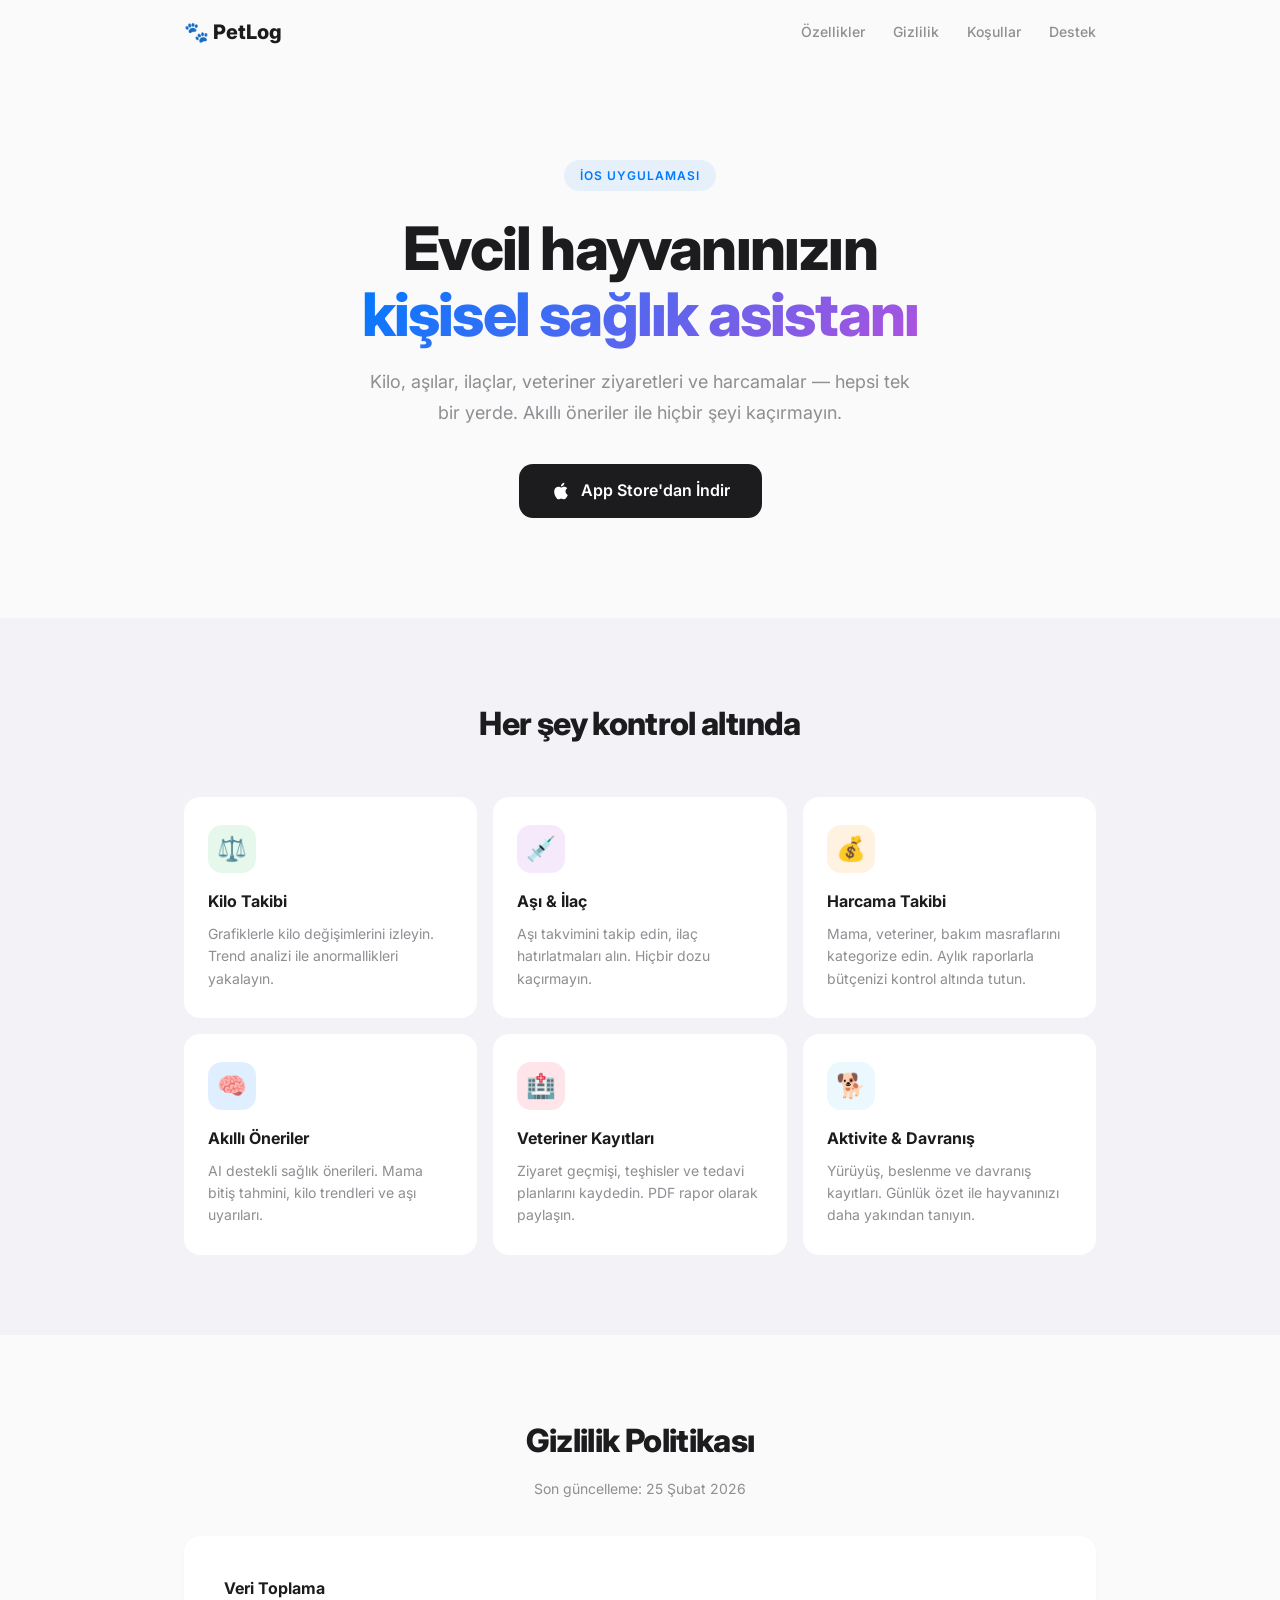
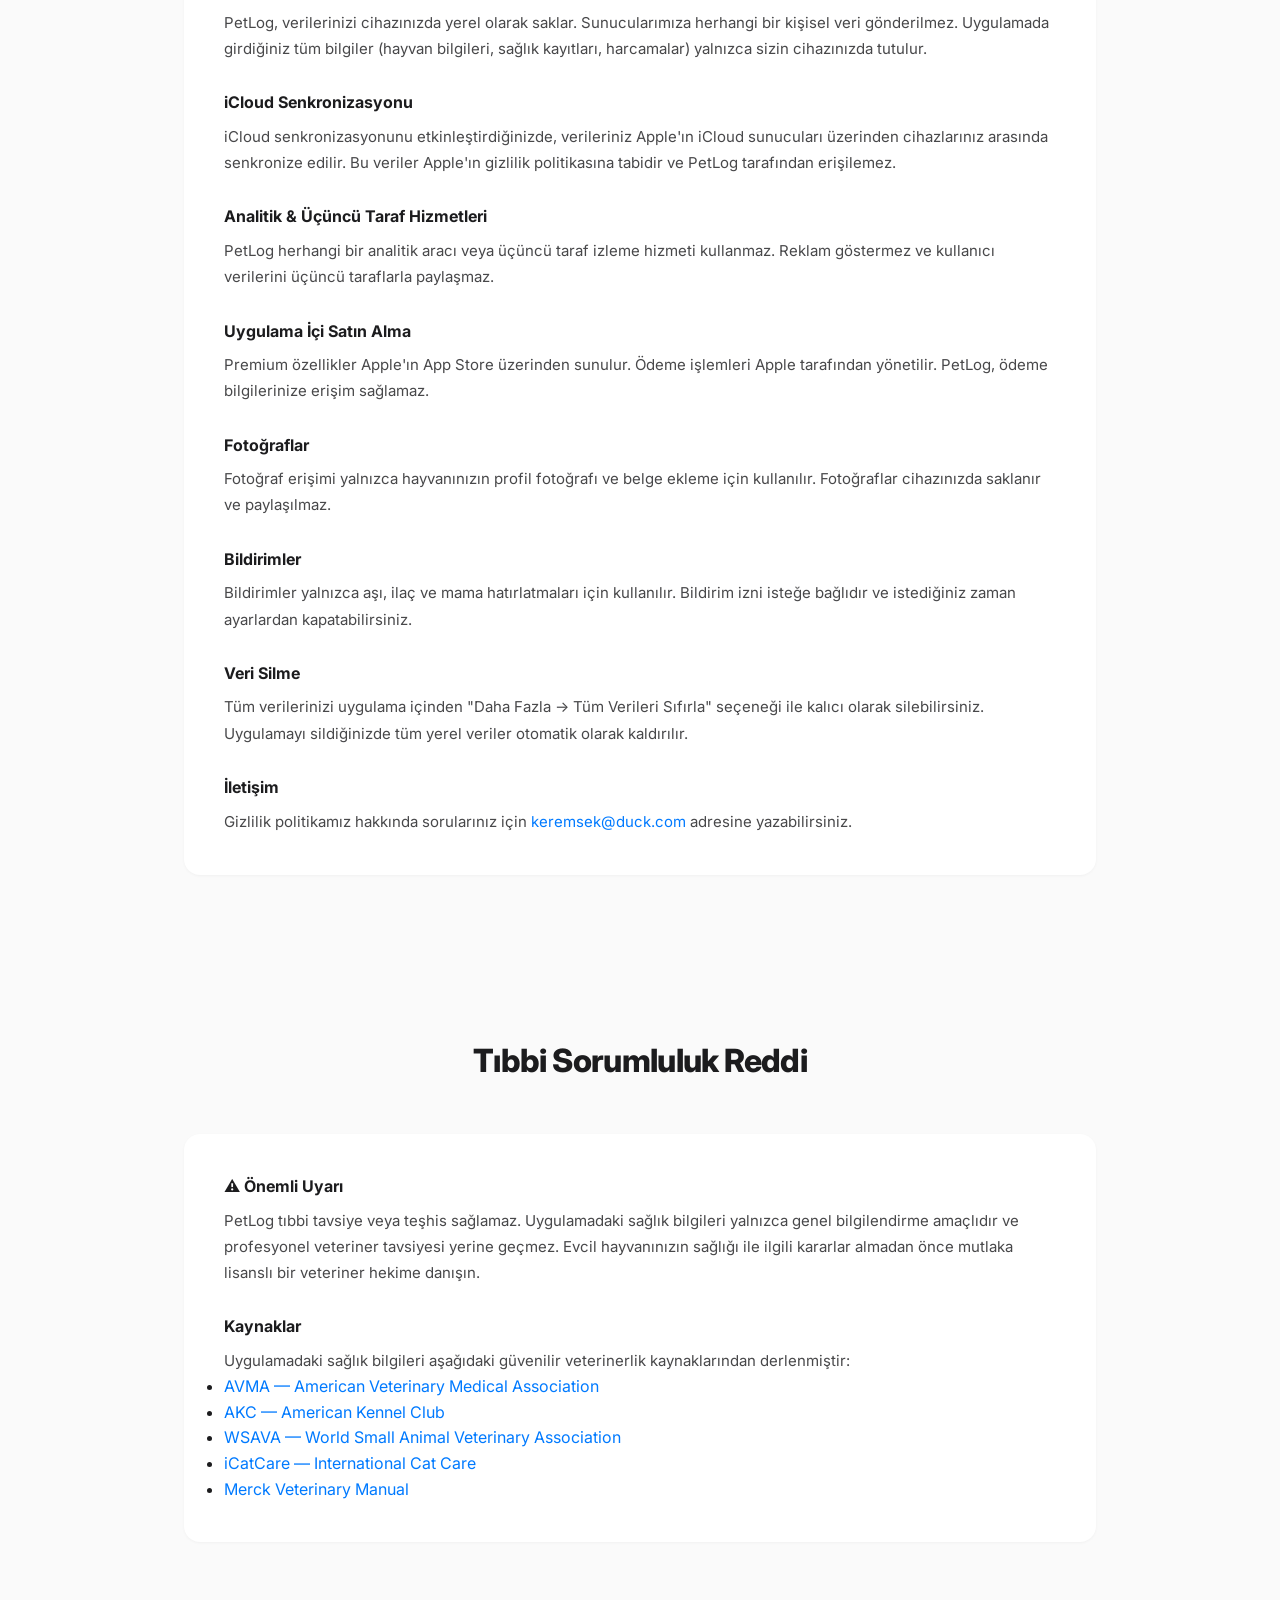
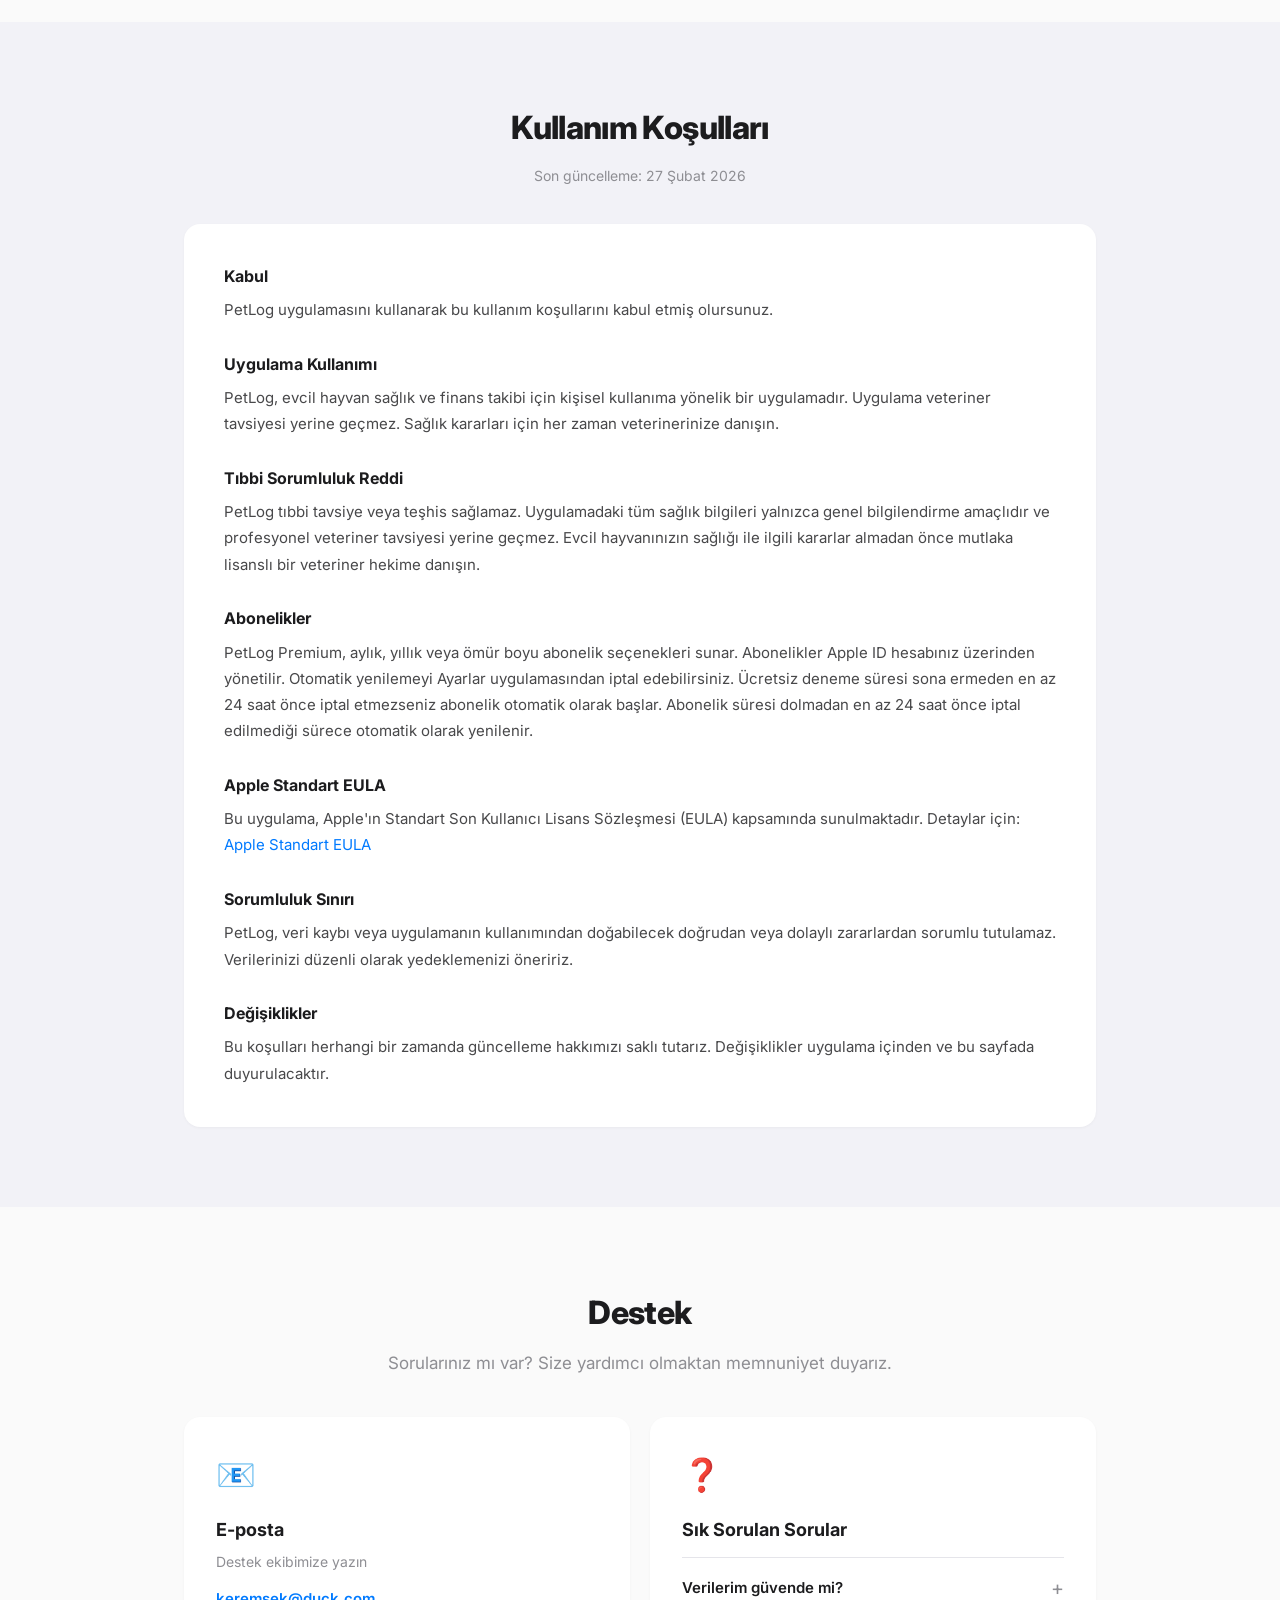
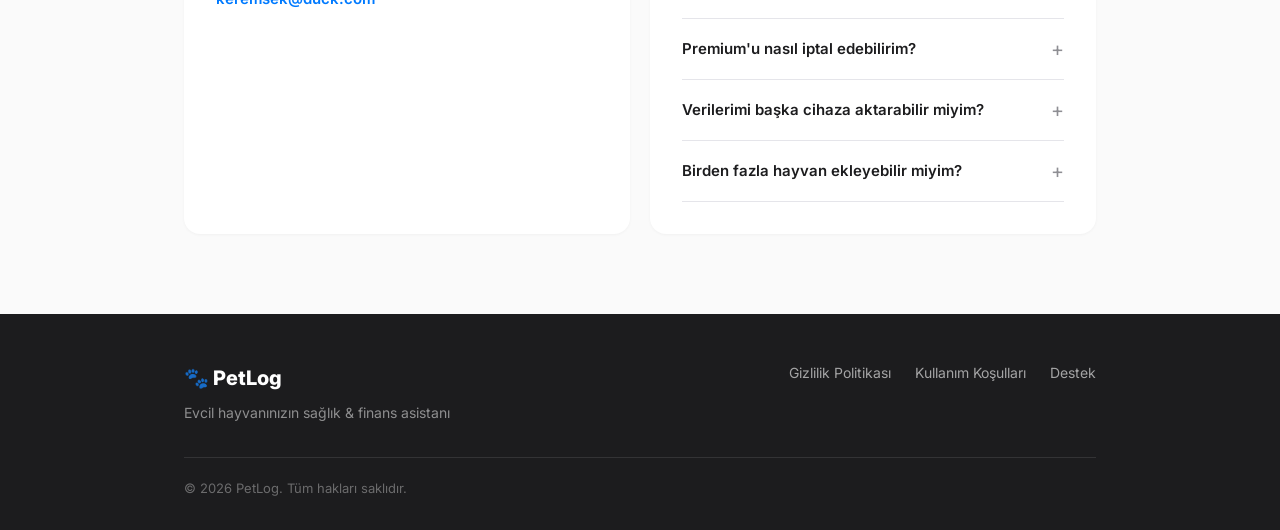
<file: docs/index.html>
<!DOCTYPE html>
<html lang="tr">

<head>
    <meta charset="UTF-8">
    <meta name="viewport" content="width=device-width, initial-scale=1.0">
    <title>PetLog — Evcil Hayvan Sağlık & Finans Takibi</title>
    <meta name="description"
        content="PetLog ile evcil hayvanınızın sağlığını, aşılarını, ilaçlarını ve harcamalarını tek yerden takip edin.">
    <link rel="preconnect" href="https://fonts.googleapis.com">
    <link rel="preconnect" href="https://fonts.gstatic.com" crossorigin>
    <link href="https://fonts.googleapis.com/css2?family=Inter:wght@400;500;600;700;800&display=swap" rel="stylesheet">
    <link rel="stylesheet" href="style.css">
    <link rel="icon"
        href="data:image/svg+xml,<svg xmlns='http://www.w3.org/2000/svg' viewBox='0 0 100 100'><text y='.9em' font-size='90'>🐾</text></svg>">
</head>

<body>
    <!-- Navigation -->
    <nav class="navbar">
        <div class="container nav-container">
            <a href="#" class="logo">🐾 PetLog</a>
            <div class="nav-links">
                <a href="#features">Özellikler</a>
                <a href="#privacy">Gizlilik</a>
                <a href="#terms">Koşullar</a>
                <a href="#support">Destek</a>
            </div>
        </div>
    </nav>

    <!-- Hero -->
    <section class="hero">
        <div class="container">
            <div class="hero-badge">iOS Uygulaması</div>
            <h1>Evcil hayvanınızın<br><span class="gradient-text">kişisel sağlık asistanı</span></h1>
            <p class="hero-subtitle">Kilo, aşılar, ilaçlar, veteriner ziyaretleri ve harcamalar — hepsi tek bir yerde.
                Akıllı öneriler ile hiçbir şeyi kaçırmayın.</p>
            <a href="#" class="btn-primary">
                <svg width="20" height="20" viewBox="0 0 24 24" fill="currentColor">
                    <path
                        d="M18.71 19.5c-.83 1.24-1.71 2.45-3.05 2.47-1.34.03-1.77-.79-3.29-.79-1.53 0-2 .77-3.27.82-1.31.05-2.3-1.32-3.14-2.53C4.25 17 2.94 12.45 4.7 9.39c.87-1.52 2.43-2.48 4.12-2.51 1.28-.02 2.5.87 3.29.87.78 0 2.26-1.07 3.8-.91.65.03 2.47.26 3.64 1.98-.09.06-2.17 1.28-2.15 3.81.03 3.02 2.65 4.03 2.68 4.04-.03.07-.42 1.44-1.38 2.83M13 3.5c.73-.83 1.94-1.46 2.94-1.5.13 1.17-.34 2.35-1.04 3.19-.69.85-1.83 1.51-2.95 1.42-.15-1.15.41-2.35 1.05-3.11z" />
                </svg>
                App Store'dan İndir
            </a>
        </div>
    </section>

    <!-- Features -->
    <section id="features" class="features">
        <div class="container">
            <h2>Her şey kontrol altında</h2>
            <div class="features-grid">
                <div class="feature-card">
                    <div class="feature-icon" style="background: rgba(52,199,89,0.12); color: #34C759">⚖️</div>
                    <h3>Kilo Takibi</h3>
                    <p>Grafiklerle kilo değişimlerini izleyin. Trend analizi ile anormallikleri yakalayın.</p>
                </div>
                <div class="feature-card">
                    <div class="feature-icon" style="background: rgba(175,82,222,0.12); color: #AF52DE">💉</div>
                    <h3>Aşı & İlaç</h3>
                    <p>Aşı takvimini takip edin, ilaç hatırlatmaları alın. Hiçbir dozu kaçırmayın.</p>
                </div>
                <div class="feature-card">
                    <div class="feature-icon" style="background: rgba(255,149,0,0.12); color: #FF9500">💰</div>
                    <h3>Harcama Takibi</h3>
                    <p>Mama, veteriner, bakım masraflarını kategorize edin. Aylık raporlarla bütçenizi kontrol altında
                        tutun.</p>
                </div>
                <div class="feature-card">
                    <div class="feature-icon" style="background: rgba(0,122,255,0.12); color: #007AFF">🧠</div>
                    <h3>Akıllı Öneriler</h3>
                    <p>AI destekli sağlık önerileri. Mama bitiş tahmini, kilo trendleri ve aşı uyarıları.</p>
                </div>
                <div class="feature-card">
                    <div class="feature-icon" style="background: rgba(255,45,85,0.12); color: #FF2D55">🏥</div>
                    <h3>Veteriner Kayıtları</h3>
                    <p>Ziyaret geçmişi, teşhisler ve tedavi planlarını kaydedin. PDF rapor olarak paylaşın.</p>
                </div>
                <div class="feature-card">
                    <div class="feature-icon" style="background: rgba(90,200,250,0.12); color: #5AC8FA">🐕</div>
                    <h3>Aktivite & Davranış</h3>
                    <p>Yürüyüş, beslenme ve davranış kayıtları. Günlük özet ile hayvanınızı daha yakından tanıyın.</p>
                </div>
            </div>
        </div>
    </section>

    <!-- Privacy Policy -->
    <section id="privacy" class="legal-section">
        <div class="container">
            <h2>Gizlilik Politikası</h2>
            <p class="legal-updated">Son güncelleme: 25 Şubat 2026</p>
            <div class="legal-content">
                <h3>Veri Toplama</h3>
                <p>PetLog, verilerinizi cihazınızda yerel olarak saklar. Sunucularımıza herhangi bir kişisel veri
                    gönderilmez. Uygulamada girdiğiniz tüm bilgiler (hayvan bilgileri, sağlık kayıtları, harcamalar)
                    yalnızca sizin cihazınızda tutulur.</p>

                <h3>iCloud Senkronizasyonu</h3>
                <p>iCloud senkronizasyonunu etkinleştirdiğinizde, verileriniz Apple'ın iCloud sunucuları üzerinden
                    cihazlarınız arasında senkronize edilir. Bu veriler Apple'ın gizlilik politikasına tabidir ve PetLog
                    tarafından erişilemez.</p>

                <h3>Analitik & Üçüncü Taraf Hizmetleri</h3>
                <p>PetLog herhangi bir analitik aracı veya üçüncü taraf izleme hizmeti kullanmaz. Reklam göstermez ve
                    kullanıcı verilerini üçüncü taraflarla paylaşmaz.</p>

                <h3>Uygulama İçi Satın Alma</h3>
                <p>Premium özellikler Apple'ın App Store üzerinden sunulur. Ödeme işlemleri Apple tarafından yönetilir.
                    PetLog, ödeme bilgilerinize erişim sağlamaz.</p>

                <h3>Fotoğraflar</h3>
                <p>Fotoğraf erişimi yalnızca hayvanınızın profil fotoğrafı ve belge ekleme için kullanılır. Fotoğraflar
                    cihazınızda saklanır ve paylaşılmaz.</p>

                <h3>Bildirimler</h3>
                <p>Bildirimler yalnızca aşı, ilaç ve mama hatırlatmaları için kullanılır. Bildirim izni isteğe bağlıdır
                    ve istediğiniz zaman ayarlardan kapatabilirsiniz.</p>

                <h3>Veri Silme</h3>
                <p>Tüm verilerinizi uygulama içinden "Daha Fazla → Tüm Verileri Sıfırla" seçeneği ile kalıcı olarak
                    silebilirsiniz. Uygulamayı sildiğinizde tüm yerel veriler otomatik olarak kaldırılır.</p>

                <h3>İletişim</h3>
                <p>Gizlilik politikamız hakkında sorularınız için <a
                        href="mailto:keremsek@duck.com">keremsek@duck.com</a> adresine yazabilirsiniz.</p>
            </div>
        </div>
    </section>

    <!-- Medical Disclaimer -->
    <section id="disclaimer" class="legal-section">
        <div class="container">
            <h2>Tıbbi Sorumluluk Reddi</h2>
            <div class="legal-content">
                <h3>⚠️ Önemli Uyarı</h3>
                <p>PetLog tıbbi tavsiye veya teşhis sağlamaz. Uygulamadaki sağlık bilgileri yalnızca genel
                    bilgilendirme amaçlıdır ve profesyonel veteriner tavsiyesi yerine geçmez. Evcil hayvanınızın
                    sağlığı ile ilgili kararlar almadan önce mutlaka lisanslı bir veteriner hekime danışın.</p>

                <h3>Kaynaklar</h3>
                <p>Uygulamadaki sağlık bilgileri aşağıdaki güvenilir veterinerlik kaynaklarından derlenmiştir:</p>
                <ul>
                    <li><a href="https://www.avma.org/resources-tools/pet-owners" target="_blank">AVMA — American
                            Veterinary Medical Association</a></li>
                    <li><a href="https://www.akc.org/dog-breeds/" target="_blank">AKC — American Kennel Club</a></li>
                    <li><a href="https://www.wsava.org/guidelines/global-guidelines" target="_blank">WSAVA — World Small
                            Animal Veterinary Association</a></li>
                    <li><a href="https://icatcare.org/advice/" target="_blank">iCatCare — International Cat Care</a>
                    </li>
                    <li><a href="https://www.merckvetmanual.com/" target="_blank">Merck Veterinary Manual</a></li>
                </ul>
            </div>
        </div>
    </section>

    <!-- Terms of Use -->
    <section id="terms" class="legal-section alt-bg">
        <div class="container">
            <h2>Kullanım Koşulları</h2>
            <p class="legal-updated">Son güncelleme: 27 Şubat 2026</p>
            <div class="legal-content">
                <h3>Kabul</h3>
                <p>PetLog uygulamasını kullanarak bu kullanım koşullarını kabul etmiş olursunuz.</p>

                <h3>Uygulama Kullanımı</h3>
                <p>PetLog, evcil hayvan sağlık ve finans takibi için kişisel kullanıma yönelik bir uygulamadır. Uygulama
                    veteriner tavsiyesi yerine geçmez. Sağlık kararları için her zaman veterinerinize danışın.</p>

                <h3>Tıbbi Sorumluluk Reddi</h3>
                <p>PetLog tıbbi tavsiye veya teşhis sağlamaz. Uygulamadaki tüm sağlık bilgileri yalnızca genel
                    bilgilendirme amaçlıdır ve profesyonel veteriner tavsiyesi yerine geçmez. Evcil hayvanınızın sağlığı
                    ile ilgili kararlar almadan önce mutlaka lisanslı bir veteriner hekime danışın.</p>

                <h3>Abonelikler</h3>
                <p>PetLog Premium, aylık, yıllık veya ömür boyu abonelik seçenekleri sunar. Abonelikler Apple ID
                    hesabınız üzerinden yönetilir. Otomatik yenilemeyi Ayarlar uygulamasından iptal edebilirsiniz.
                    Ücretsiz deneme süresi sona ermeden en az 24 saat önce iptal etmezseniz abonelik otomatik olarak
                    başlar. Abonelik süresi dolmadan en az 24 saat önce iptal edilmediği sürece otomatik olarak
                    yenilenir.</p>

                <h3>Apple Standart EULA</h3>
                <p>Bu uygulama, Apple'ın Standart Son Kullanıcı Lisans Sözleşmesi (EULA) kapsamında sunulmaktadır.
                    Detaylar için: <a href="https://www.apple.com/legal/internet-services/itunes/dev/stdeula/"
                        target="_blank">Apple Standart EULA</a></p>

                <h3>Sorumluluk Sınırı</h3>
                <p>PetLog, veri kaybı veya uygulamanın kullanımından doğabilecek doğrudan veya dolaylı zararlardan
                    sorumlu tutulamaz. Verilerinizi düzenli olarak yedeklemenizi öneririz.</p>

                <h3>Değişiklikler</h3>
                <p>Bu koşulları herhangi bir zamanda güncelleme hakkımızı saklı tutarız. Değişiklikler uygulama içinden
                    ve bu sayfada duyurulacaktır.</p>
            </div>
        </div>
    </section>

    <!-- Support -->
    <section id="support" class="support-section">
        <div class="container">
            <h2>Destek</h2>
            <p class="support-subtitle">Sorularınız mı var? Size yardımcı olmaktan memnuniyet duyarız.</p>
            <div class="support-grid">
                <div class="support-card">
                    <div class="support-icon">📧</div>
                    <h3>E-posta</h3>
                    <p>Destek ekibimize yazın</p>
                    <a href="mailto:keremsek@duck.com" class="support-link">keremsek@duck.com</a>
                </div>
                <div class="support-card">
                    <div class="support-icon">❓</div>
                    <h3>Sık Sorulan Sorular</h3>
                    <div class="faq-list">
                        <details>
                            <summary>Verilerim güvende mi?</summary>
                            <p>Evet. Tüm verileriniz cihazınızda yerel olarak saklanır. Sunucularımıza herhangi bir veri
                                gönderilmez.</p>
                        </details>
                        <details>
                            <summary>Premium'u nasıl iptal edebilirim?</summary>
                            <p>Ayarlar → Apple ID → Abonelikler yolunu izleyerek aboneliğinizi yönetebilirsiniz.</p>
                        </details>
                        <details>
                            <summary>Verilerimi başka cihaza aktarabilir miyim?</summary>
                            <p>iCloud senkronizasyonunu etkinleştirerek verilerinizi tüm Apple cihazlarınızda
                                kullanabilirsiniz. Ayrıca JSON formatında dışa aktarım yapabilirsiniz.</p>
                        </details>
                        <details>
                            <summary>Birden fazla hayvan ekleyebilir miyim?</summary>
                            <p>Premium abonelik ile sınırsız hayvan ekleyebilirsiniz. Ücretsiz planda 1 hayvan
                                desteklenmektedir.</p>
                        </details>
                    </div>
                </div>
            </div>
        </div>
    </section>

    <!-- Footer -->
    <footer class="footer">
        <div class="container">
            <div class="footer-content">
                <div class="footer-brand">
                    <span class="logo">🐾 PetLog</span>
                    <p>Evcil hayvanınızın sağlık & finans asistanı</p>
                </div>
                <div class="footer-links">
                    <a href="#privacy">Gizlilik Politikası</a>
                    <a href="#terms">Kullanım Koşulları</a>
                    <a href="#support">Destek</a>
                </div>
            </div>
            <div class="footer-bottom">
                <p>© 2026 PetLog. Tüm hakları saklıdır.</p>
            </div>
        </div>
    </footer>

    <script>
        // Smooth scroll
        document.querySelectorAll('a[href^="#"]').forEach(anchor => {
            anchor.addEventListener('click', function (e) {
                e.preventDefault();
                const target = document.querySelector(this.getAttribute('href'));
                if (target) {
                    target.scrollIntoView({ behavior: 'smooth', block: 'start' });
                }
            });
        });

        // Navbar scroll effect
        window.addEventListener('scroll', () => {
            const nav = document.querySelector('.navbar');
            nav.classList.toggle('scrolled', window.scrollY > 20);
        });
    </script>
</body>

</html>
</file>
<file: docs/style.css>
/* ============================================
   PetLog Website — Style
   ============================================ */

:root {
    --blue: #007AFF;
    --blue-dark: #0055D4;
    --bg: #FAFAFA;
    --bg-alt: #F2F2F7;
    --text: #1C1C1E;
    --text-secondary: #8E8E93;
    --border: #E5E5EA;
    --card-bg: #FFFFFF;
    --radius: 16px;
    --radius-sm: 12px;
}

* {
    margin: 0;
    padding: 0;
    box-sizing: border-box;
}

html {
    scroll-behavior: smooth;
    scroll-padding-top: 80px;
}

body {
    font-family: 'Inter', -apple-system, BlinkMacSystemFont, sans-serif;
    background: var(--bg);
    color: var(--text);
    line-height: 1.6;
    -webkit-font-smoothing: antialiased;
}

.container {
    max-width: 960px;
    margin: 0 auto;
    padding: 0 24px;
}

/* ============================================
   Navigation
   ============================================ */

.navbar {
    position: fixed;
    top: 0;
    left: 0;
    right: 0;
    z-index: 100;
    padding: 16px 0;
    transition: all 0.3s ease;
    background: rgba(250, 250, 250, 0.8);
    backdrop-filter: blur(20px);
    -webkit-backdrop-filter: blur(20px);
}

.navbar.scrolled {
    padding: 12px 0;
    box-shadow: 0 1px 0 var(--border);
}

.nav-container {
    display: flex;
    align-items: center;
    justify-content: space-between;
}

.logo {
    font-size: 1.25rem;
    font-weight: 800;
    color: var(--text);
    text-decoration: none;
}

.nav-links {
    display: flex;
    gap: 28px;
}

.nav-links a {
    font-size: 0.875rem;
    font-weight: 500;
    color: var(--text-secondary);
    text-decoration: none;
    transition: color 0.2s;
}

.nav-links a:hover {
    color: var(--blue);
}

/* ============================================
   Hero
   ============================================ */

.hero {
    padding: 160px 0 100px;
    text-align: center;
}

.hero-badge {
    display: inline-block;
    font-size: 0.75rem;
    font-weight: 600;
    text-transform: uppercase;
    letter-spacing: 0.08em;
    color: var(--blue);
    background: rgba(0, 122, 255, 0.08);
    padding: 6px 16px;
    border-radius: 100px;
    margin-bottom: 24px;
}

.hero h1 {
    font-size: clamp(2.5rem, 6vw, 3.75rem);
    font-weight: 800;
    line-height: 1.1;
    letter-spacing: -0.03em;
    margin-bottom: 20px;
}

.gradient-text {
    background: linear-gradient(135deg, var(--blue), #AF52DE);
    -webkit-background-clip: text;
    -webkit-text-fill-color: transparent;
    background-clip: text;
}

.hero-subtitle {
    font-size: 1.125rem;
    color: var(--text-secondary);
    max-width: 560px;
    margin: 0 auto 36px;
    line-height: 1.7;
}

.btn-primary {
    display: inline-flex;
    align-items: center;
    gap: 10px;
    font-size: 1rem;
    font-weight: 600;
    color: #fff;
    background: var(--text);
    padding: 14px 32px;
    border-radius: 14px;
    text-decoration: none;
    transition: all 0.2s;
}

.btn-primary:hover {
    background: #333;
    transform: translateY(-1px);
    box-shadow: 0 8px 24px rgba(0,0,0,0.15);
}

/* ============================================
   Features
   ============================================ */

.features {
    padding: 80px 0;
    background: var(--bg-alt);
}

.features h2, .legal-section h2, .support-section h2 {
    font-size: 2rem;
    font-weight: 800;
    text-align: center;
    letter-spacing: -0.02em;
    margin-bottom: 48px;
}

.features-grid {
    display: grid;
    grid-template-columns: repeat(3, 1fr);
    gap: 16px;
}

.feature-card {
    background: var(--card-bg);
    border-radius: var(--radius);
    padding: 28px 24px;
    transition: transform 0.2s, box-shadow 0.2s;
}

.feature-card:hover {
    transform: translateY(-4px);
    box-shadow: 0 12px 32px rgba(0,0,0,0.06);
}

.feature-icon {
    width: 48px;
    height: 48px;
    border-radius: 14px;
    display: flex;
    align-items: center;
    justify-content: center;
    font-size: 1.5rem;
    margin-bottom: 16px;
}

.feature-card h3 {
    font-size: 1rem;
    font-weight: 700;
    margin-bottom: 8px;
}

.feature-card p {
    font-size: 0.875rem;
    color: var(--text-secondary);
    line-height: 1.6;
}

/* ============================================
   Legal Sections
   ============================================ */

.legal-section {
    padding: 80px 0;
}

.legal-section.alt-bg {
    background: var(--bg-alt);
}

.legal-updated {
    text-align: center;
    font-size: 0.875rem;
    color: var(--text-secondary);
    margin-top: -36px;
    margin-bottom: 36px;
}

.legal-content {
    background: var(--card-bg);
    border-radius: var(--radius);
    padding: 40px;
    box-shadow: 0 1px 3px rgba(0,0,0,0.04);
}

.alt-bg .legal-content {
    background: #fff;
}

.legal-content h3 {
    font-size: 1rem;
    font-weight: 700;
    margin-top: 28px;
    margin-bottom: 8px;
}

.legal-content h3:first-child {
    margin-top: 0;
}

.legal-content p {
    font-size: 0.9375rem;
    color: #48484A;
    line-height: 1.75;
}

.legal-content a {
    color: var(--blue);
    text-decoration: none;
}

.legal-content a:hover {
    text-decoration: underline;
}

/* ============================================
   Support
   ============================================ */

.support-section {
    padding: 80px 0;
}

.support-subtitle {
    text-align: center;
    font-size: 1.0625rem;
    color: var(--text-secondary);
    margin-top: -36px;
    margin-bottom: 40px;
}

.support-grid {
    display: grid;
    grid-template-columns: 1fr 1fr;
    gap: 20px;
}

.support-card {
    background: var(--card-bg);
    border-radius: var(--radius);
    padding: 32px;
    box-shadow: 0 1px 3px rgba(0,0,0,0.04);
}

.support-icon {
    font-size: 2rem;
    margin-bottom: 16px;
}

.support-card h3 {
    font-size: 1.125rem;
    font-weight: 700;
    margin-bottom: 6px;
}

.support-card > p {
    font-size: 0.875rem;
    color: var(--text-secondary);
    margin-bottom: 12px;
}

.support-link {
    font-size: 0.9375rem;
    font-weight: 600;
    color: var(--blue);
    text-decoration: none;
}

.support-link:hover {
    text-decoration: underline;
}

/* FAQ */
.faq-list {
    margin-top: 12px;
}

details {
    border-top: 1px solid var(--border);
    padding: 14px 0;
}

details:last-child {
    border-bottom: 1px solid var(--border);
}

summary {
    font-size: 0.9375rem;
    font-weight: 600;
    cursor: pointer;
    list-style: none;
    display: flex;
    align-items: center;
    justify-content: space-between;
}

summary::after {
    content: '+';
    font-size: 1.25rem;
    font-weight: 400;
    color: var(--text-secondary);
    transition: transform 0.2s;
}

details[open] summary::after {
    content: '−';
}

details p {
    font-size: 0.875rem;
    color: var(--text-secondary);
    margin-top: 10px;
    line-height: 1.65;
}

/* ============================================
   Footer
   ============================================ */

.footer {
    background: var(--text);
    color: #fff;
    padding: 48px 0 32px;
}

.footer-content {
    display: flex;
    align-items: flex-start;
    justify-content: space-between;
    margin-bottom: 32px;
}

.footer-brand .logo {
    color: #fff;
    display: block;
    margin-bottom: 8px;
}

.footer-brand p {
    font-size: 0.875rem;
    color: rgba(255,255,255,0.5);
}

.footer-links {
    display: flex;
    gap: 24px;
}

.footer-links a {
    font-size: 0.875rem;
    color: rgba(255,255,255,0.6);
    text-decoration: none;
    transition: color 0.2s;
}

.footer-links a:hover {
    color: #fff;
}

.footer-bottom {
    border-top: 1px solid rgba(255,255,255,0.1);
    padding-top: 20px;
}

.footer-bottom p {
    font-size: 0.8125rem;
    color: rgba(255,255,255,0.35);
}

/* ============================================
   Responsive
   ============================================ */

@media (max-width: 768px) {
    .features-grid {
        grid-template-columns: 1fr;
    }

    .support-grid {
        grid-template-columns: 1fr;
    }

    .nav-links {
        gap: 16px;
    }

    .nav-links a {
        font-size: 0.8125rem;
    }

    .hero {
        padding: 130px 0 70px;
    }

    .legal-content {
        padding: 24px;
    }

    .footer-content {
        flex-direction: column;
        gap: 24px;
    }

    .footer-links {
        flex-direction: column;
        gap: 12px;
    }
}

@media (max-width: 480px) {
    .nav-links {
        gap: 12px;
    }
}
</file>
